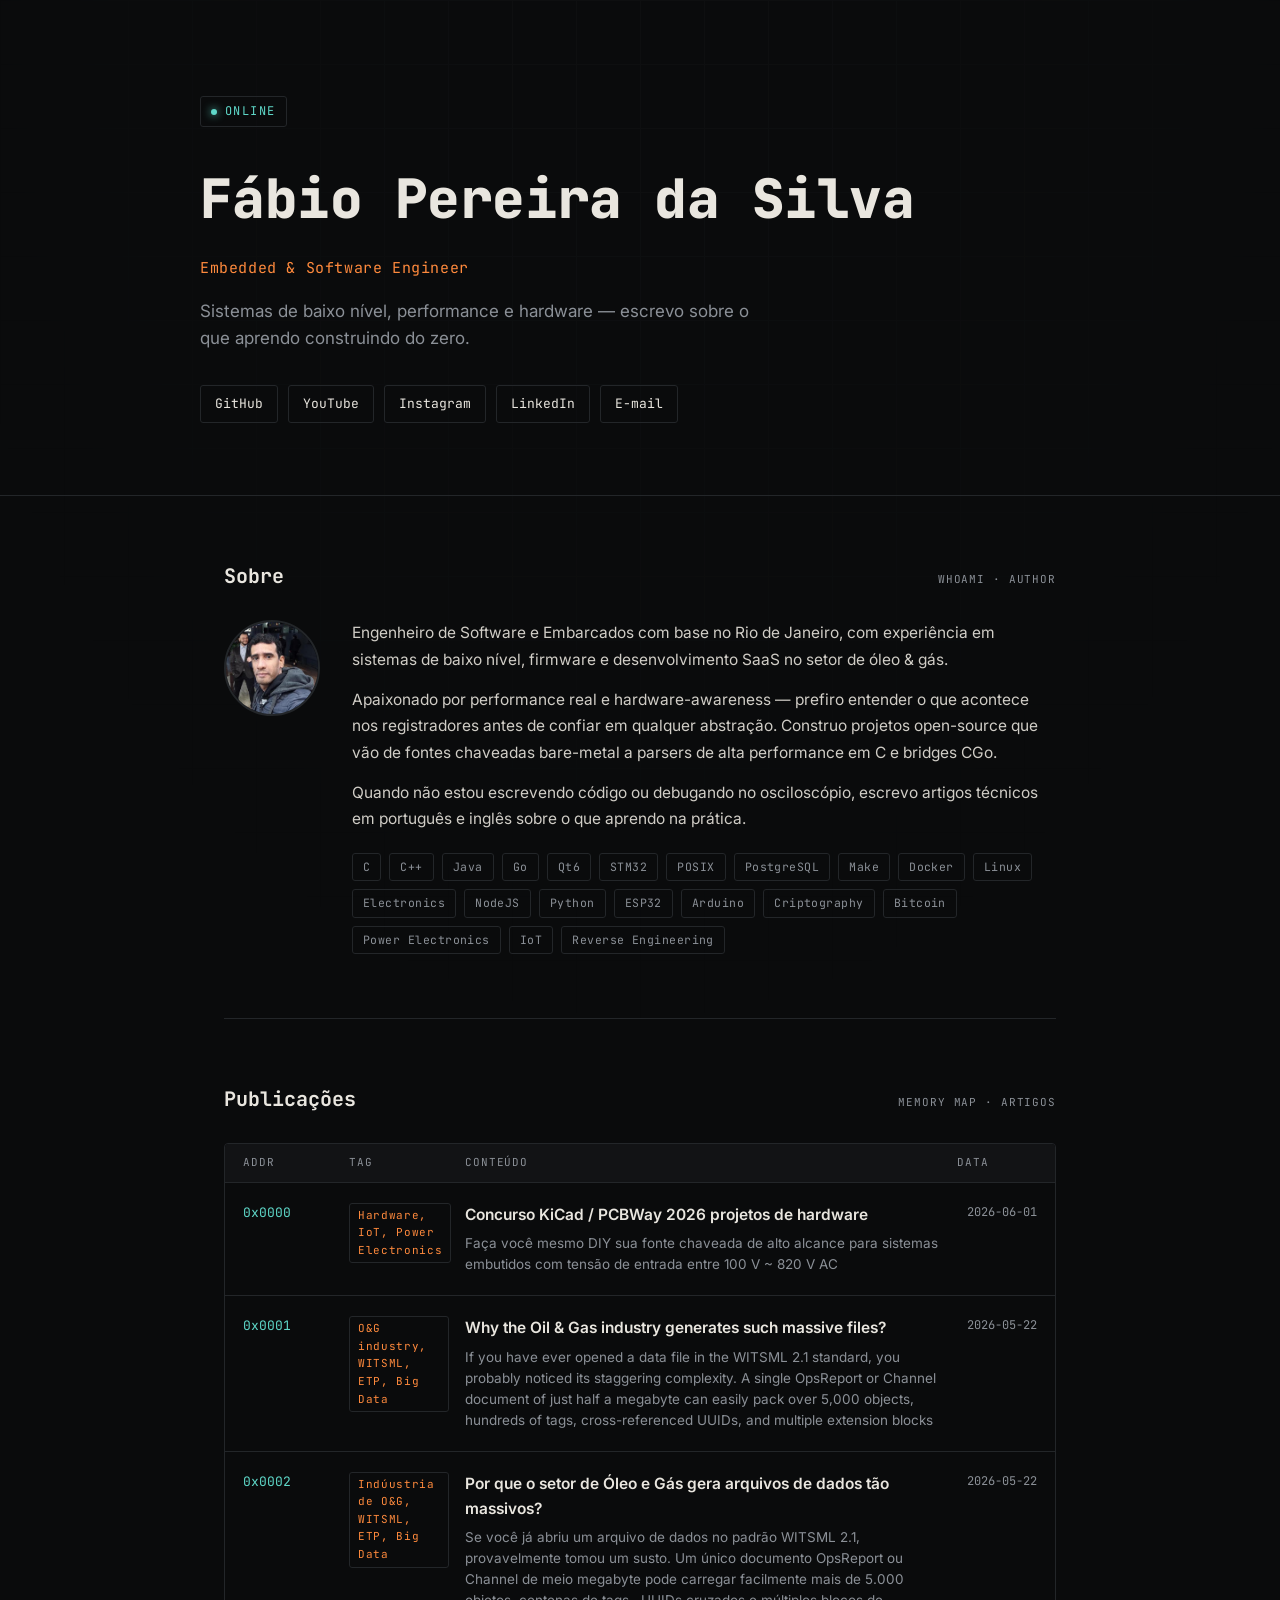
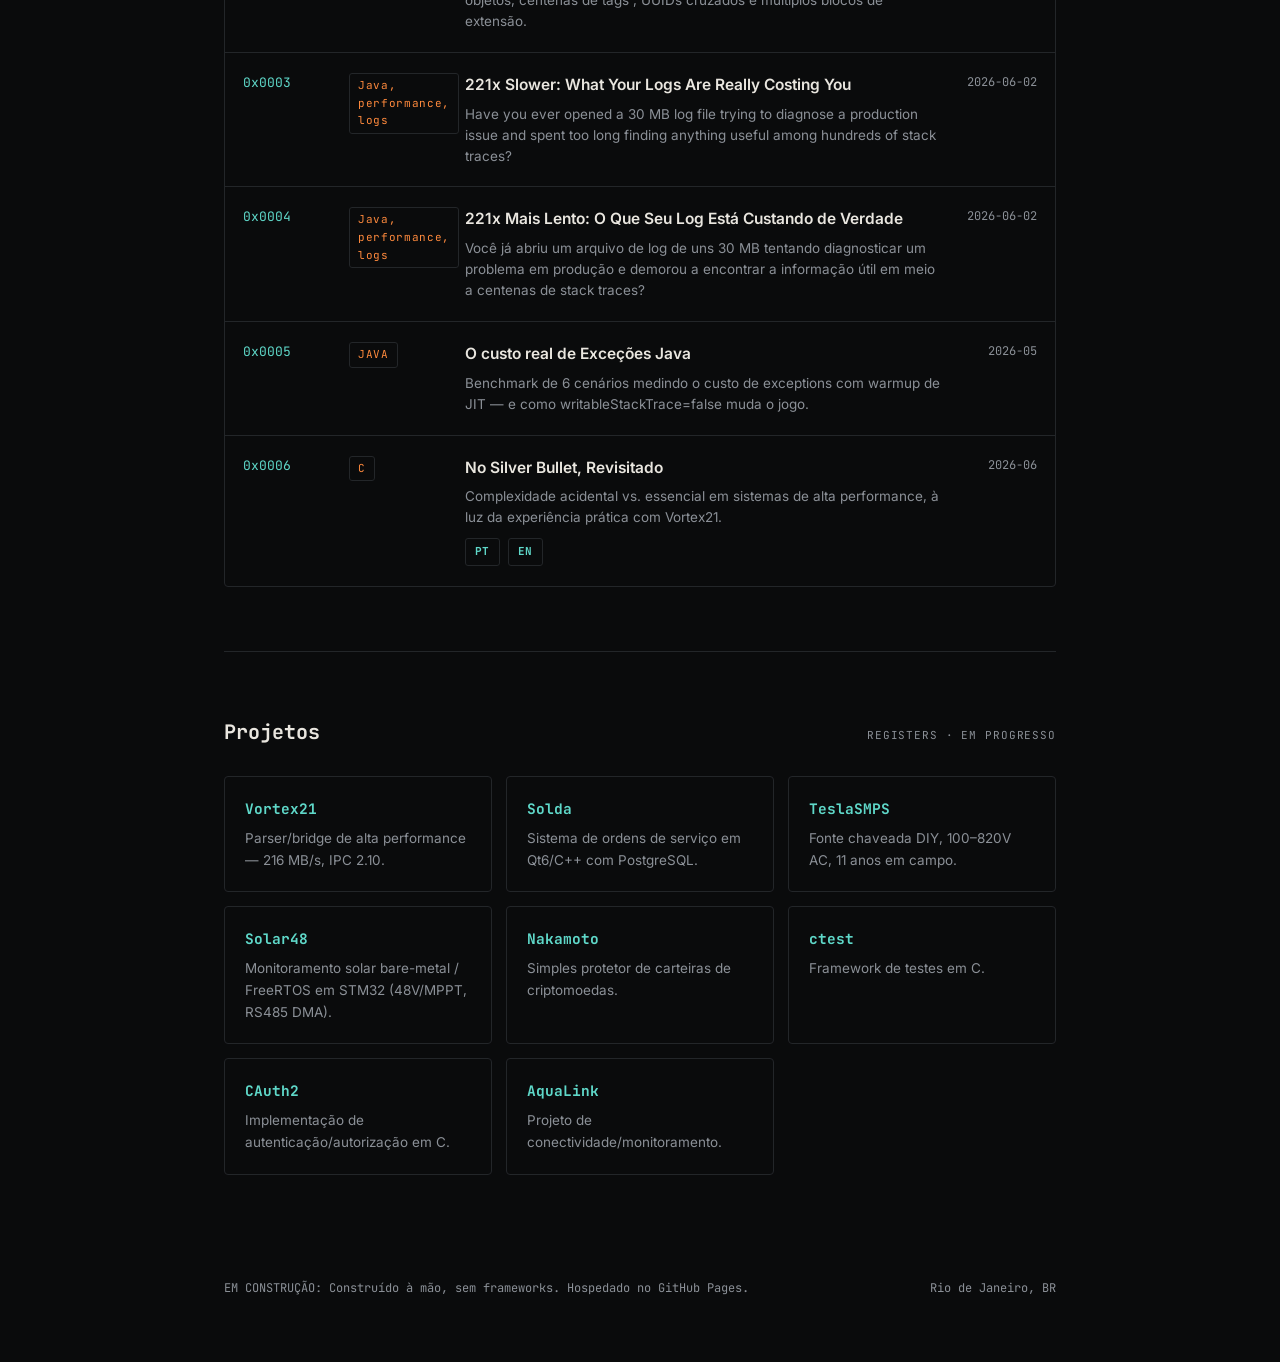
<file: index.html>
<!DOCTYPE html>
<html lang="pt-BR">
<head>
<meta charset="UTF-8" />
<meta name="viewport" content="width=device-width, initial-scale=1.0" />
<title>Fábio Pereira da Silva — Embedded & Software Engineer</title>
<meta name="description" content="Artigos e projetos sobre sistemas embarcados, performance e engenharia de baixo nível." />
<link rel="preconnect" href="https://fonts.googleapis.com">
<link rel="preconnect" href="https://fonts.gstatic.com" crossorigin>
<link href="https://fonts.googleapis.com/css2?family=JetBrains+Mono:wght@400;500;700;800&family=Inter:wght@400;500;600&display=swap" rel="stylesheet">
<link rel="stylesheet" href="style.css" />
</head>
<body>

  <div class="grid-overlay" aria-hidden="true"></div>

  <header class="hero" id="hero">
    <div class="hero-inner">
      <div class="eyebrow"><span class="dot"></span> ONLINE</div>
      <h1 id="profile-name">—</h1>
      <p class="role" id="profile-role">—</p>
      <p class="tagline" id="profile-tagline">—</p>
      <nav class="links" id="profile-links" aria-label="Links de contato"></nav>
    </div>
  </header>

  <main>
    <section class="section" id="about-section">
      <div class="section-head">
        <h2>Sobre</h2>
        <span class="section-meta">whoami · author</span>
      </div>
      <div class="about-body">
        <div class="about-avatar" id="about-avatar" aria-hidden="true"></div>
        <div class="about-text">
          <div id="about-bio"></div>
          <div class="about-stack" id="about-stack"></div>
        </div>
      </div>
    </section>

    <section class="section" id="articles-section">
      <div class="section-head">
        <h2>Publicações</h2>
        <span class="section-meta">memory map · artigos</span>
      </div>
      <div class="datasheet" id="articles-table"></div>
    </section>

    <section class="section" id="projects-section">
      <div class="section-head">
        <h2>Projetos</h2>
        <span class="section-meta">registers · em progresso</span>
      </div>
      <div class="projects-grid" id="projects-grid"></div>
    </section>
  </main>

  <footer class="footer">
    <p id="footer-text">—</p>
    <p class="footer-loc" id="profile-location">—</p>
  </footer>

  <script src="content.js"></script>
  <script src="script.js"></script>
</body>
</html>
</file>
<file: style.css>
:root{
  --bg: #0a0b0c;
  --bg-raised: #121315;
  --line: #232629;
  --text: #e9e6df;
  --text-dim: #8b9097;
  --copper: #ff8a3d;
  --cyan: #5fd8c9;
  --mono: "JetBrains Mono", ui-monospace, "SF Mono", monospace;
  --sans: "Inter", -apple-system, sans-serif;
  --max: 880px;
}

*{box-sizing:border-box; margin:0; padding:0;}

html{scroll-behavior:smooth;}

body{
  background:var(--bg);
  color:var(--text);
  font-family:var(--sans);
  line-height:1.6;
  -webkit-font-smoothing:antialiased;
}

@media (prefers-reduced-motion: no-preference){
  body{ animation: fade-in .6s ease both; }
}
@keyframes fade-in{ from{opacity:0; transform:translateY(6px);} to{opacity:1; transform:none;} }

a{ color:inherit; }

::selection{ background:var(--copper); color:#0a0b0c; }

/* faint engineering grid behind everything */
.grid-overlay{
  position:fixed; inset:0; pointer-events:none; z-index:0;
  background-image:
    linear-gradient(var(--line) 1px, transparent 1px),
    linear-gradient(90deg, var(--line) 1px, transparent 1px);
  background-size: 64px 64px;
  opacity:.18;
  mask-image: radial-gradient(ellipse 80% 50% at 50% 0%, black 10%, transparent 70%);
}

/* ---------------- HERO ---------------- */
.hero{
  position:relative; z-index:1;
  border-bottom:1px solid var(--line);
  padding: 96px 24px 72px;
}
.hero-inner{ max-width:var(--max); margin:0 auto; }

.eyebrow{
  display:inline-flex; align-items:center; gap:8px;
  font-family:var(--mono); font-size:12px; letter-spacing:.12em;
  color:var(--cyan); text-transform:uppercase;
  border:1px solid var(--line); padding:5px 10px; border-radius:3px;
  margin-bottom:28px;
}
.dot{
  width:6px; height:6px; border-radius:50%; background:var(--cyan);
  box-shadow:0 0 8px var(--cyan);
}
@media (prefers-reduced-motion: no-preference){
  .dot{ animation: pulse 2.4s ease-in-out infinite; }
}
@keyframes pulse{ 0%,100%{opacity:1;} 50%{opacity:.35;} }

.hero h1{
  font-family:var(--mono); font-weight:800;
  font-size: clamp(2rem, 5vw, 3.4rem);
  letter-spacing:-0.01em;
  margin-bottom:14px;
}

.role{
  font-family:var(--mono); color:var(--copper);
  font-size:15px; letter-spacing:.04em;
  margin-bottom:18px;
}

.tagline{
  max-width:560px; color:var(--text-dim); font-size:17px;
  margin-bottom:32px;
}

.links{ display:flex; flex-wrap:wrap; gap:10px; }
.links a{
  font-family:var(--mono); font-size:13px;
  border:1px solid var(--line); padding:8px 14px; border-radius:3px;
  text-decoration:none; color:var(--text);
  transition: border-color .15s ease, color .15s ease;
}
.links a:hover, .links a:focus-visible{
  border-color:var(--copper); color:var(--copper);
  outline: none;
}

/* ---------------- SECTIONS ---------------- */
main{ position:relative; z-index:1; max-width:var(--max); margin:0 auto; padding: 0 24px; }

.section{ padding: 64px 0; border-bottom:1px solid var(--line); }
.section:last-of-type{ border-bottom:none; }

.section-head{
  display:flex; align-items:baseline; justify-content:space-between;
  gap:16px; margin-bottom:28px; flex-wrap:wrap;
}
.section-head h2{
  font-family:var(--mono); font-size:20px; font-weight:700;
}
.section-meta{
  font-family:var(--mono); font-size:11px; letter-spacing:.08em;
  color:var(--text-dim); text-transform:uppercase;
}

/* ---------------- DATASHEET / ARTICLES (signature element) ---------------- */
.datasheet{ border:1px solid var(--line); border-radius:4px; overflow:hidden; }

.ds-header-row, .ds-row{
  display:grid;
  grid-template-columns: 90px 100px 1fr 80px;
  gap: 16px;
  align-items:start;
}

.ds-header-row{
  padding: 10px 18px;
  font-family:var(--mono); font-size:11px; letter-spacing:.08em;
  color:var(--text-dim); text-transform:uppercase;
  background: var(--bg-raised);
  border-bottom:1px solid var(--line);
}

.ds-row{
  padding: 20px 18px;
  border-bottom:1px solid var(--line);
  text-decoration:none; color:var(--text);
  transition: background .15s ease;
}
.ds-row:last-child{ border-bottom:none; }
.ds-row:hover, .ds-row:focus-visible{ background: var(--bg-raised); outline:none; }
.ds-row[data-link="false"]{ cursor:default; }

.ds-addr{
  font-family:var(--mono); font-size:13px; color:var(--cyan);
}

.ds-tag{
  font-family:var(--mono); font-size:11px; letter-spacing:.06em;
  color:var(--copper); border:1px solid var(--line);
  padding:3px 8px; border-radius:3px; width:fit-content; height:fit-content;
}

.ds-content .ds-title{
  font-weight:600; font-size:15.5px; margin-bottom:6px;
}
.ds-content .ds-summary{
  font-size:13.5px; color:var(--text-dim); line-height:1.55;
}
.ds-langs{
  display:flex; gap:8px; margin-top:10px;
}
.lang-badge{
  font-family:var(--mono); font-size:11px; font-weight:700;
  letter-spacing:.04em;
  border:1px solid var(--line); border-radius:3px;
  padding:4px 9px;
  text-decoration:none; color:var(--cyan);
  transition: border-color .15s ease, background .15s ease;
}
.lang-badge:hover, .lang-badge:focus-visible{
  border-color:var(--cyan); background: rgba(95,216,201,0.08);
  outline:none;
}

.ds-date{
  font-family:var(--mono); font-size:12px; color:var(--text-dim);
  text-align:right;
}

@media (max-width: 640px){
  .ds-header-row{ display:none; }
  .ds-row{
    grid-template-columns: 1fr;
    gap:10px;
  }
  .ds-date{ text-align:left; }
}

/* ---------------- ABOUT ---------------- */
.about-body{
  display:flex; gap:32px; align-items:flex-start; flex-wrap:wrap;
}

.about-avatar{
  flex:0 0 96px; width:96px; height:96px; border-radius:50%;
  border:2px solid var(--line);
  background:var(--bg-raised);
  display:flex; align-items:center; justify-content:center;
  font-family:var(--mono); font-weight:800; font-size:1.5rem;
  color:var(--copper);
  overflow:hidden;
}
.about-avatar img{ width:100%; height:100%; object-fit:cover; }

.about-text{ flex:1; min-width:220px; }

.about-text p{
  font-size:15.5px; color:#d0cdc6; line-height:1.7;
  margin-bottom:14px;
}
.about-text p:last-of-type{ margin-bottom:20px; }

.about-stack{
  display:flex; flex-wrap:wrap; gap:8px; margin-top:4px;
}
.stack-badge{
  font-family:var(--mono); font-size:11.5px; letter-spacing:.04em;
  border:1px solid var(--line); border-radius:3px;
  padding:4px 10px; color:var(--text-dim);
  transition: border-color .15s ease, color .15s ease;
}
.stack-badge:hover{ border-color:var(--copper); color:var(--copper); }


/* ---------------- PROJECTS GRID ---------------- */
.projects-grid{
  display:grid;
  grid-template-columns: repeat(auto-fit, minmax(220px, 1fr));
  gap:14px;
}
.project-card{
  border:1px solid var(--line); border-radius:4px; padding:20px;
  text-decoration:none; color:var(--text);
  transition: border-color .15s ease, transform .15s ease;
  display:block;
}
.project-card:hover, .project-card:focus-visible{
  border-color:var(--cyan); transform:translateY(-2px); outline:none;
}
.project-card .p-name{
  font-family:var(--mono); font-weight:700; font-size:14.5px;
  color:var(--cyan); margin-bottom:8px;
}
.project-card .p-desc{ font-size:13.5px; color:var(--text-dim); }

/* ---------------- FOOTER ---------------- */
.footer{
  position:relative; z-index:1;
  max-width:var(--max); margin:0 auto;
  padding: 40px 24px 64px;
  font-family:var(--mono); font-size:12px; color:var(--text-dim);
  display:flex; justify-content:space-between; gap:12px; flex-wrap:wrap;
}
</file>
